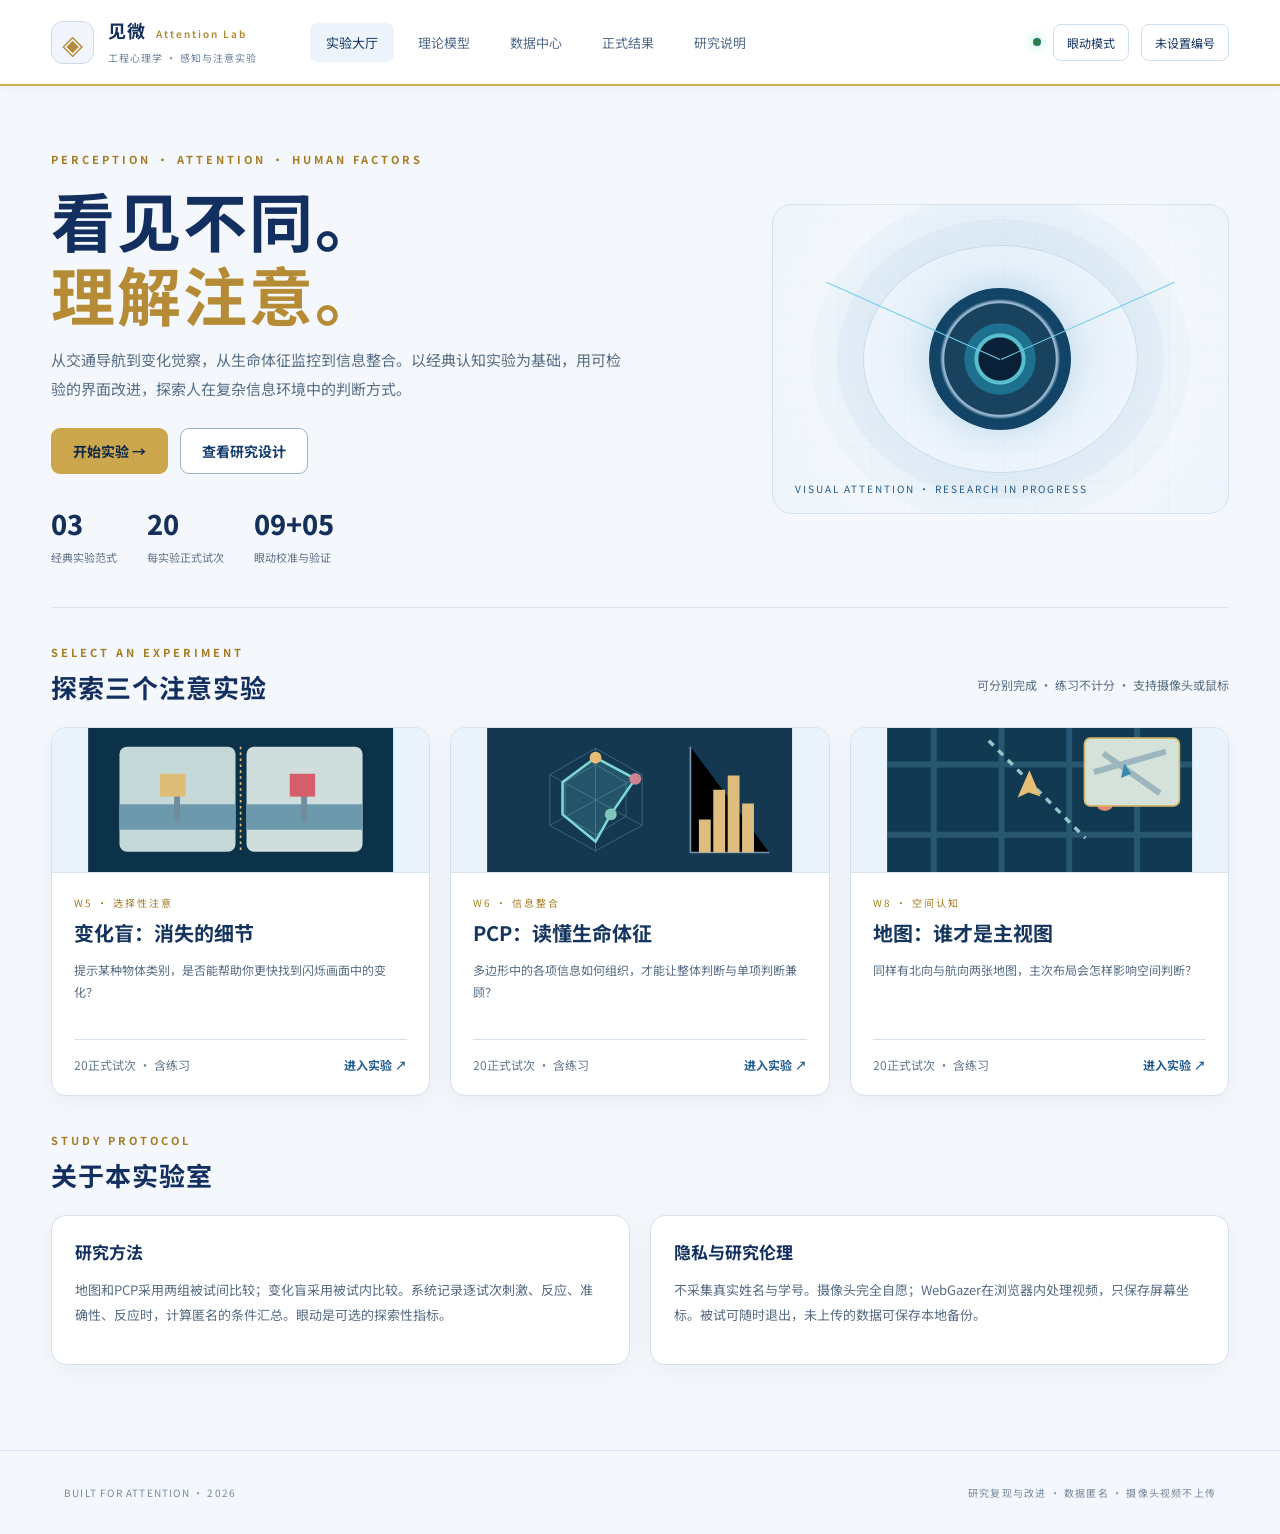
<file: index.html>
<!doctype html>
<html lang="zh-CN">
<head>
<meta charset="utf-8"><meta name="viewport" content="width=device-width,initial-scale=1">
<meta name="theme-color" content="#f4f7fb"><meta name="description" content="看见与判断：工程心理学注意实验室，包含地图定向、变化盲、PCP显示及自愿眼动校准。">
<title>见微 · 注意实验室 | W5–W8</title>
<link rel="stylesheet" href="./style.css">
</head>
<body>
<div id="app">
  <header class="topbar">
    <a class="brand" href="#" id="homeLink" aria-label="返回首页"><span class="brand-mark">◈</span><span><strong>见微 <em>Attention Lab</em></strong><small>工程心理学 · 感知与注意实验</small></span></a>
    <nav class="topnav" aria-label="主导航"><button type="button" class="navlink active" data-nav="home">实验大厅</button><button type="button" class="navlink" data-nav="models">理论模型</button><button type="button" class="navlink" data-nav="data">数据中心</button><a class="navlink" href="./analysis/results.html">正式结果</a><button type="button" class="navlink" data-nav="about">研究说明</button></nav>
    <div class="top-actions"><span class="online-dot" id="networkStatus" title="网络状态"></span><button class="mini-button" id="modeTop">眼动模式</button><button class="user-pill" id="personTop">未设置编号</button></div>
  </header>
  <main id="screen" tabindex="-1"></main>
  <footer class="site-footer"><span>BUILT FOR ATTENTION · 2026</span><span>研究复现与改进 · 数据匿名 · 摄像头视频不上传</span></footer>
</div>
<div id="toast" class="toast" role="status" aria-live="polite"></div>
<script src="./js/config.js" defer></script>
<script src="./js/utils.js" defer></script>
<script src="./js/gaze.js" defer></script>
<script src="./js/maps.js" defer></script>
<script src="./js/change.js" defer></script>
<script src="./js/pcp.js" defer></script>
<script src="./js/data.js" defer></script>
<script src="./js/app.js" defer></script>
</body>
</html>
</file>
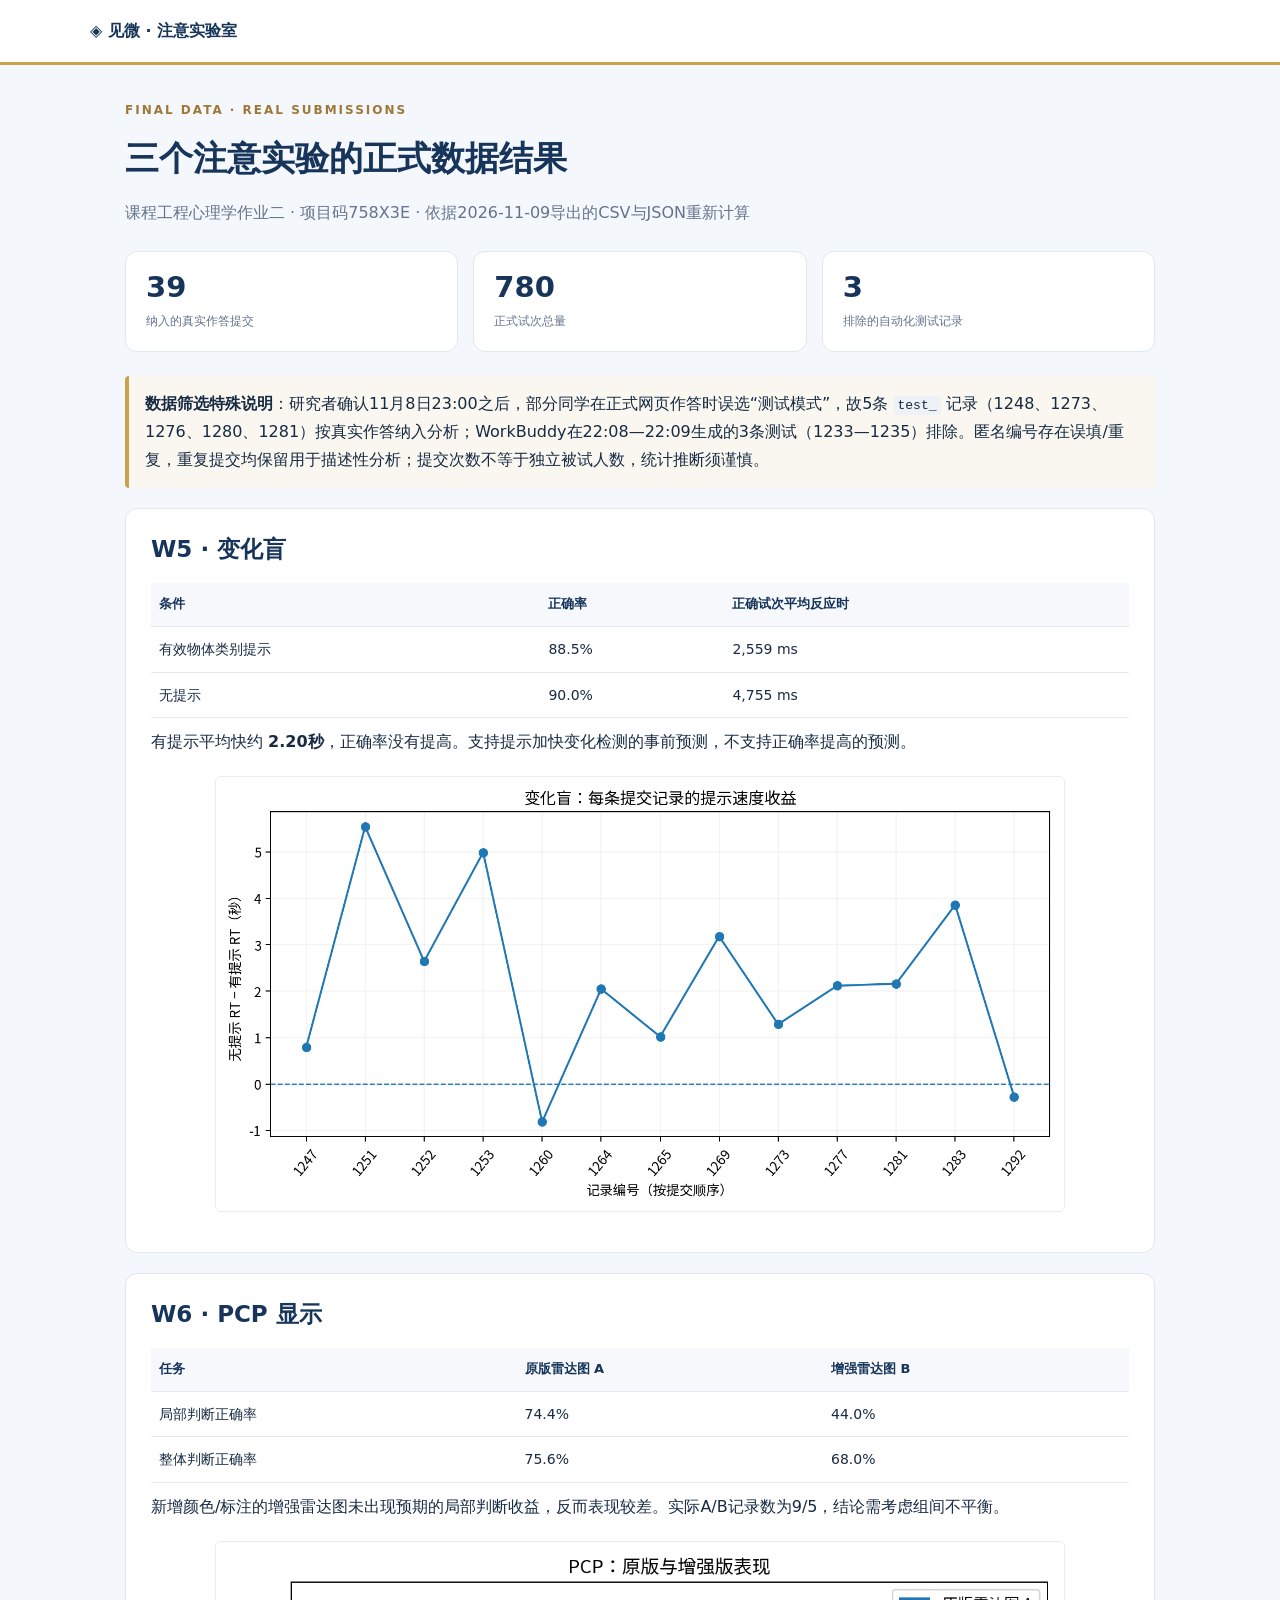
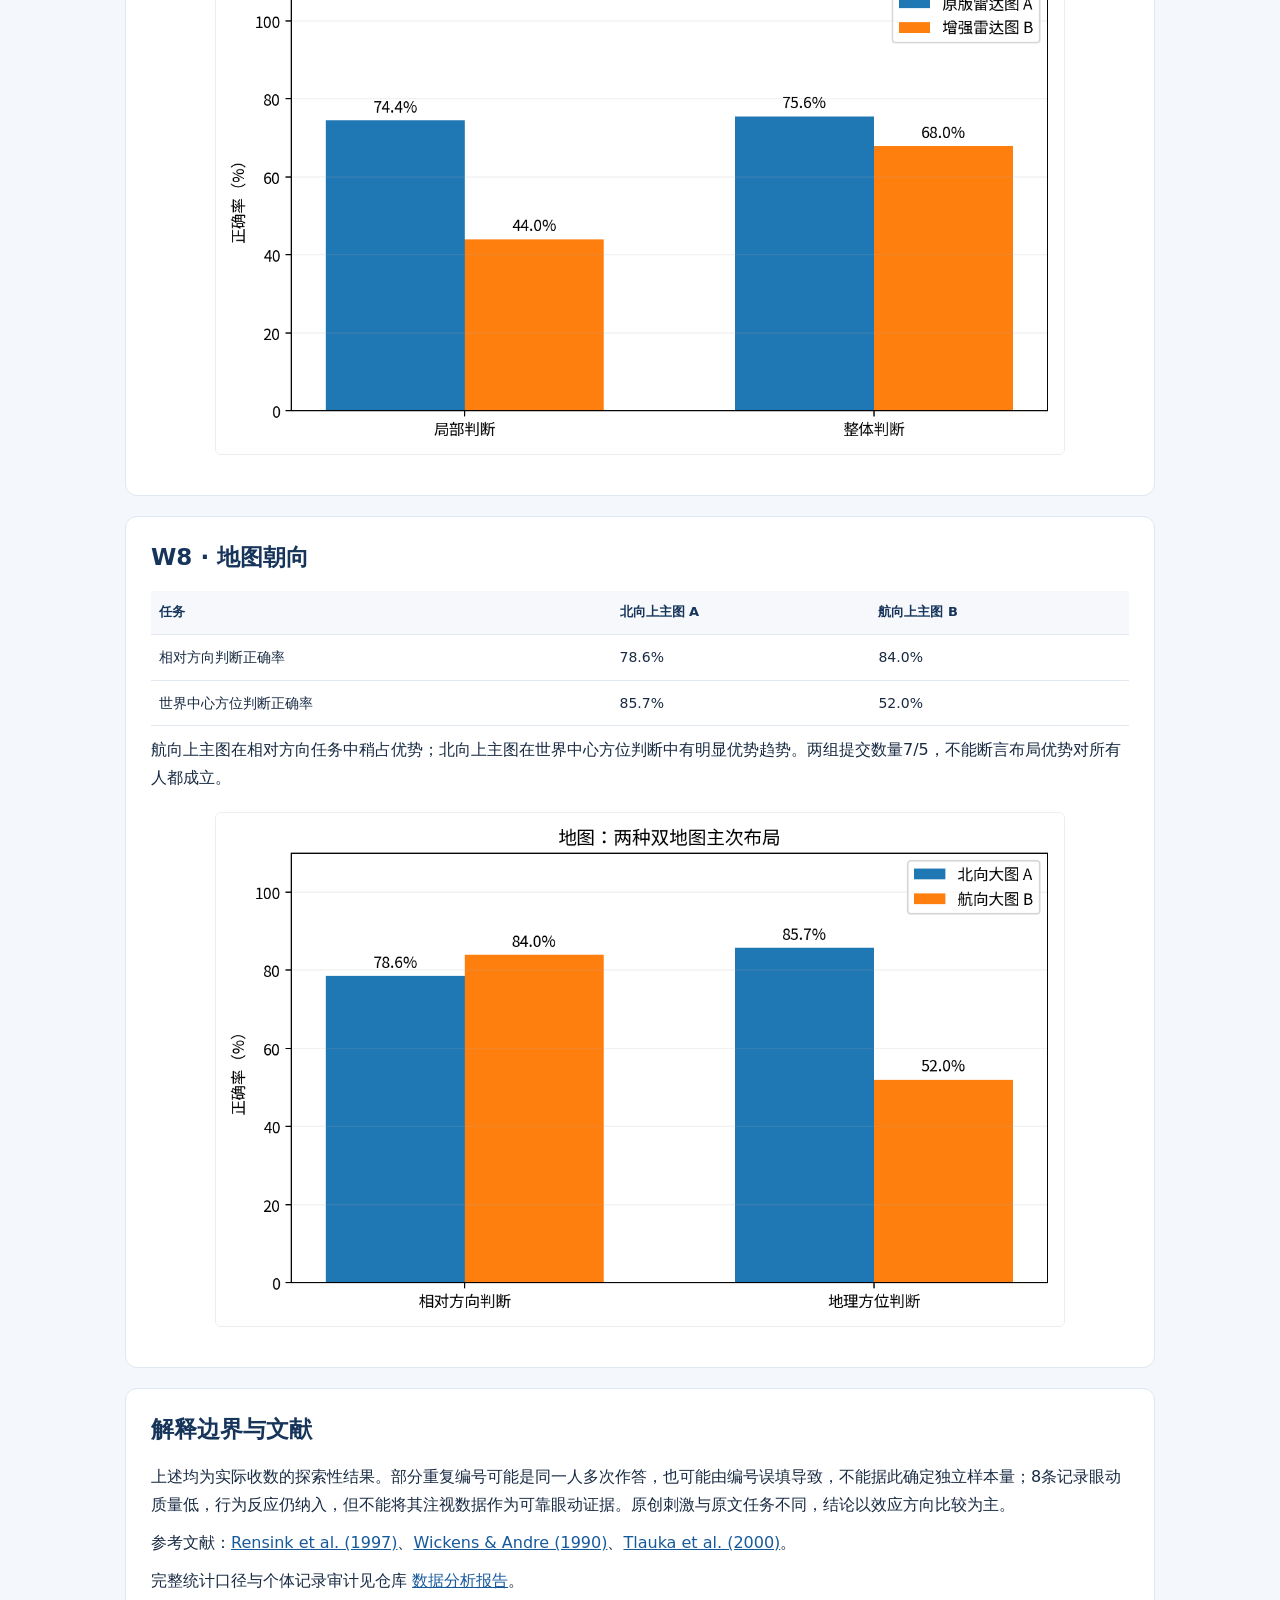
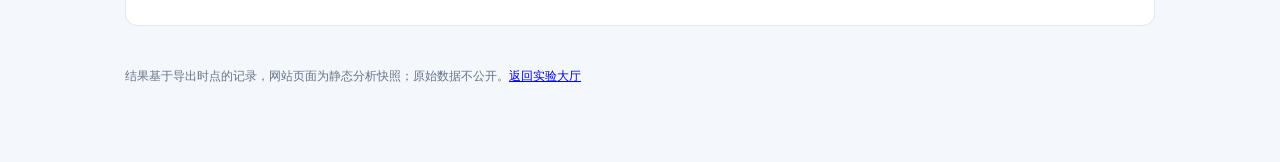
<file: analysis/results.html>
<!DOCTYPE html>
<html lang="zh-CN"><head><meta charset="utf-8"><meta name="viewport" content="width=device-width, initial-scale=1"><title>正式数据结果 | 见微·注意实验室</title>
<style>
:root{--ink:#17355b;--muted:#64748b;--gold:#c9a34b;--bg:#f4f7fb}*{box-sizing:border-box}body{margin:0;font-family:"Noto Sans SC","Microsoft YaHei",system-ui,sans-serif;background:var(--bg);color:#182b43;line-height:1.75}header{background:#fff;border-bottom:3px solid var(--gold);padding:17px max(24px,calc((100% - 1100px)/2))}header a{color:var(--ink);font-weight:700;text-decoration:none}.wrap{max-width:1080px;margin:auto;padding:35px 25px 75px}.eyebrow{font-size:12px;font-weight:700;color:#9e7838;letter-spacing:2px}h1{color:var(--ink);font-size:34px;margin:8px 0 5px}h2{font-size:23px;color:var(--ink);margin-top:36px}h3{color:var(--ink)}p{margin:10px 0}.lead{color:var(--muted)}.grid{display:grid;grid-template-columns:repeat(3,1fr);gap:15px;margin:24px 0}.card{background:#fff;border:1px solid #dfe7f1;border-radius:12px;padding:17px 20px}.card strong{display:block;font-size:29px;color:var(--ink);line-height:1.3}.card span{color:var(--muted);font-size:12px}.panel{background:#fff;border:1px solid #dfe7f1;border-radius:12px;padding:20px 25px;margin:20px 0}.panel h2{margin:0 0 14px}table{width:100%;border-collapse:collapse;font-size:14px}td,th{padding:10px 8px;border-bottom:1px solid #e1e8f1;text-align:left}th{color:var(--ink);font-size:13px;background:#f6f8fb}.note{background:#f9f7f0;border-left:4px solid var(--gold);padding:14px 16px;border-radius:4px;margin:16px 0}.muted{color:var(--muted)}img.chart{display:block;width:100%;max-width:850px;margin:20px auto;border:1px solid #e8edf2;border-radius:6px}.links a{color:#175a9c}footer{font-size:12px;color:var(--muted);margin-top:40px}code{background:#eef2f6;border-radius:3px;padding:2px 4px}@media(max-width:620px){.grid{grid-template-columns:1fr}h1{font-size:27px}.wrap{padding:24px 15px}table{font-size:12px}}
</style></head><body>
<header><a href="../index.html">◈ 见微 · 注意实验室</a></header>
<div class="wrap"><div class="eyebrow">FINAL DATA · REAL SUBMISSIONS</div><h1>三个注意实验的正式数据结果</h1><p class="lead">课程工程心理学作业二 · 项目码758X3E · 依据2026-11-09导出的CSV与JSON重新计算</p>
<div class="grid"><div class="card"><strong>39</strong><span>纳入的真实作答提交</span></div><div class="card"><strong>780</strong><span>正式试次总量</span></div><div class="card"><strong>3</strong><span>排除的自动化测试记录</span></div></div>
<div class="note"><b>数据筛选特殊说明</b>：研究者确认11月8日23:00之后，部分同学在正式网页作答时误选“测试模式”，故5条 <code>test_</code> 记录（1248、1273、1276、1280、1281）按真实作答纳入分析；WorkBuddy在22:08—22:09生成的3条测试（1233—1235）排除。匿名编号存在误填/重复，重复提交均保留用于描述性分析；提交次数不等于独立被试人数，统计推断须谨慎。</div>
<div class="panel"><h2>W5 · 变化盲</h2><table><thead><tr><th>条件</th><th>正确率</th><th>正确试次平均反应时</th></tr></thead><tbody><tr><td>有效物体类别提示</td><td>88.5%</td><td>2,559 ms</td></tr><tr><td>无提示</td><td>90.0%</td><td>4,755 ms</td></tr></tbody></table><p>有提示平均快约 <b>2.20秒</b>，正确率没有提高。支持提示加快变化检测的事前预测，不支持正确率提高的预测。</p><img class="chart" src="./assets/变化盲_各记录配对差值.png" alt="各次提交中有无提示的反应时差"></div>
<div class="panel"><h2>W6 · PCP 显示</h2><table><thead><tr><th>任务</th><th>原版雷达图 A</th><th>增强雷达图 B</th></tr></thead><tbody><tr><td>局部判断正确率</td><td>74.4%</td><td>44.0%</td></tr><tr><td>整体判断正确率</td><td>75.6%</td><td>68.0%</td></tr></tbody></table><p>新增颜色/标注的增强雷达图未出现预期的局部判断收益，反而表现较差。实际A/B记录数为9/5，结论需考虑组间不平衡。</p><img class="chart" src="./assets/PCP_正确率比较.png" alt="PCP显示两组在局部整体判断中的正确率"></div>
<div class="panel"><h2>W8 · 地图朝向</h2><table><thead><tr><th>任务</th><th>北向上主图 A</th><th>航向上主图 B</th></tr></thead><tbody><tr><td>相对方向判断正确率</td><td>78.6%</td><td>84.0%</td></tr><tr><td>世界中心方位判断正确率</td><td>85.7%</td><td>52.0%</td></tr></tbody></table><p>航向上主图在相对方向任务中稍占优势；北向上主图在世界中心方位判断中有明显优势趋势。两组提交数量7/5，不能断言布局优势对所有人都成立。</p><img class="chart" src="./assets/地图_正确率比较.png" alt="地图主图朝向条件在两类任务中的正确率"></div>
<div class="panel"><h2>解释边界与文献</h2><p>上述均为实际收数的探索性结果。部分重复编号可能是同一人多次作答，也可能由编号误填导致，不能据此确定独立样本量；8条记录眼动质量低，行为反应仍纳入，但不能将其注视数据作为可靠眼动证据。原创刺激与原文任务不同，结论以效应方向比较为主。</p><div class="links"><p>参考文献：<a href="https://doi.org/10.1111/j.1467-9280.1997.tb00427.x">Rensink et al. (1997)</a>、<a href="https://doi.org/10.1177/001872089003200105">Wickens &amp; Andre (1990)</a>、<a href="https://doi.org/10.1080/001401300404733">Tlauka et al. (2000)</a>。</p><p>完整统计口径与个体记录审计见仓库 <a href="https://github.com/BNU-EngPsy-Fall26/attention-lab-hw2/blob/main/analysis/数据分析报告_修订版.md">数据分析报告</a>。</p></div></div>
<footer>结果基于导出时点的记录，网站页面为静态分析快照；原始数据不公开。<a href="../index.html">返回实验大厅</a></footer>
</div></body></html>
</file>
<file: style.css>
@import url('https://fonts.googleapis.com/css2?family=Noto+Sans+SC:wght@400;500;600;700;800&display=swap');
:root{color-scheme:dark;--bg:#071423;--surface:#0e2236;--surface2:#122c42;--line:rgba(180,211,237,.15);--text:#eaf4ff;--muted:#a0b8cf;--gold:#e7bf76;--cyan:#66d7df;--blue:#74aafb;--green:#7ed6b7;--warn:#f0b268;--red:#ed8a8a;font-family:'Noto Sans SC','Microsoft Yahei',system-ui,sans-serif;font-synthesis:none}
*{box-sizing:border-box}body{margin:0;background:radial-gradient(circle at 8% 0%,#153756a0,transparent 35%),linear-gradient(180deg,#08182a 0%,#071321 100%);color:var(--text);min-height:100vh}button,input,select{font:inherit}button{cursor:pointer}a{color:inherit;text-decoration:none}button:focus-visible,input:focus-visible,select:focus-visible{outline:2px solid var(--gold);outline-offset:3px}canvas{display:block;max-width:100%;touch-action:manipulation}.topbar{display:flex;align-items:center;gap:34px;padding:17px clamp(18px,4vw,58px);border-bottom:1px solid var(--line);background:#08192df0;position:sticky;top:0;z-index:10;backdrop-filter:blur(18px)}.brand{display:flex;align-items:center;gap:14px;min-width:225px}.brand-mark{height:43px;width:43px;border:1px solid #d2b37b70;display:grid;place-items:center;color:var(--gold);border-radius:12px;font-size:27px;background:#253d5040}.brand strong{display:block;font-size:18px;font-weight:700;letter-spacing:1px}.brand em{font-size:10px;letter-spacing:2px;font-style:normal;color:var(--gold);margin-left:5px;font-weight:600}.brand small{font-size:10px;color:var(--muted);letter-spacing:1px}.topnav{display:flex;gap:8px;flex:1}.navlink{background:transparent;border:0;padding:10px 16px;color:var(--muted);font-size:13px;border-radius:8px}.navlink.active,.navlink:hover{color:var(--gold);background:#d3b77a13}.top-actions{display:flex;align-items:center;gap:12px}.online-dot{height:8px;width:8px;background:var(--green);border-radius:50%;box-shadow:0 0 12px #6bdebe}.online-dot.offline{background:var(--red);box-shadow:0 0 12px #ffaaaa}.mini-button,.user-pill{border:1px solid var(--line);color:var(--text);background:#142a3d;padding:9px 13px;border-radius:8px;font-size:12px}.user-pill{max-width:120px;overflow:hidden;text-overflow:ellipsis;white-space:nowrap}.site-footer{display:flex;justify-content:space-between;padding:34px 5vw;color:#6c899f;letter-spacing:1.2px;font-size:10px;border-top:1px solid var(--line)}main{max-width:1330px;margin:auto;min-height:calc(100vh - 170px);padding:42px clamp(18px,4vw,62px) 65px}.eyebrow{font-size:11px;letter-spacing:3px;text-transform:uppercase;font-weight:700;color:var(--gold)}.hero{display:grid;grid-template-columns:1.2fr .8fr;gap:36px;align-items:center;padding:23px 0 40px;border-bottom:1px solid var(--line)}.hero h1{font-size:clamp(38px,5vw,67px);line-height:1.15;letter-spacing:2px;font-weight:700;margin:16px 0}.hero h1 span{color:var(--gold)}.lead{line-height:1.9;max-width:570px;color:var(--muted);font-size:15px}.hero-buttons{display:flex;flex-wrap:wrap;gap:12px;margin-top:25px}.btn{border:1px solid transparent;border-radius:9px;background:linear-gradient(135deg,#dfbd80,#b98f55);color:#0a1827;padding:12px 21px;font-size:14px;font-weight:700;min-height:43px;transition:transform .16s,filter .16s}.btn:hover{filter:brightness(1.1);transform:translateY(-1px)}.btn.secondary{background:#142b40;color:var(--text);border-color:#59748970}.btn.ghost{background:transparent;color:var(--muted);border-color:var(--line)}.btn.danger{color:#ffb6b6;border-color:#963e4b;background:#4d1c27}.btn:disabled{opacity:.45;cursor:not-allowed;transform:none}.stat-line{display:flex;gap:30px;margin-top:30px}.stat strong{font-weight:800;font-size:27px;display:block}.stat span{font-size:11px;color:var(--muted)}.hero-art{position:relative;height:310px;border:1px solid #799ec52d;border-radius:20px;overflow:hidden;background:radial-gradient(circle at 50% 45%,#23506d80,#0c2339 60%,#071321)}.hero-art:before{content:'';position:absolute;inset:0;background:repeating-linear-gradient(0deg,transparent 0 32px,#73b2ce10 33px),repeating-linear-gradient(90deg,transparent 0 32px,#73b2ce10 33px)}.hero-art .ring{position:absolute;inset:40px 90px;border:1px solid #96c9e24d;border-radius:50%;box-shadow:0 0 0 26px #93c9dd0b,0 0 0 52px #93c9dd09}.hero-art .iris{position:absolute;top:50%;left:50%;transform:translate(-50%,-50%);width:142px;height:142px;background:radial-gradient(circle,#092036 0 21%,#58bdcc 22% 25%,#1d718f 26% 35%,#19425f 36% 55%,#96b6d0 56% 57%,#124467 60%);border-radius:50%;box-shadow:0 0 38px #2ca2b75e}.hero-art .line{position:absolute;width:190px;top:50%;height:1px;background:#72cfe8;transform-origin:right center}.hero-art .line.one{left:8%;transform:rotate(24deg)}.hero-art .line.two{right:8%;transform-origin:left;transform:rotate(-24deg)}.hero-art .art-label{position:absolute;bottom:17px;left:22px;font-size:10px;letter-spacing:2px;color:#8bc9dd}.section-head{margin:36px 0 22px;display:flex;justify-content:space-between;align-items:end}.section-head h2{margin:8px 0 0;font-size:26px;letter-spacing:1px}.section-head p{color:var(--muted);font-size:12px}.card-grid{display:grid;grid-template-columns:repeat(3,minmax(0,1fr));gap:20px}.experiment-card,.panel{background:linear-gradient(148deg,#11283e,#0b1d2f);border:1px solid var(--line);border-radius:15px;overflow:hidden}.experiment-card{transition:transform .2s,border-color .2s}.experiment-card:hover{transform:translateY(-3px);border-color:#e7bf766d}.card-visual{height:145px;position:relative;background:linear-gradient(140deg,#163955,#10273c);overflow:hidden;border-bottom:1px solid #ffffff12}.card-visual svg{width:100%;height:100%}.card-body{padding:22px}.card-tag{color:var(--gold);font-size:10px;letter-spacing:2px}.card-body h3{margin:8px 0;font-size:20px}.card-body p{font-size:12px;line-height:1.85;color:var(--muted);min-height:65px}.card-foot{display:flex;justify-content:space-between;align-items:center;padding-top:16px;margin-top:15px;border-top:1px solid var(--line);font-size:12px;color:var(--muted)}.card-foot a{color:var(--gold);font-weight:700}.chip{display:inline-flex;border:1px solid #b1d3e330;border-radius:20px;padding:5px 10px;color:#b9d8e2;font-size:11px}.two-cols{display:grid;grid-template-columns:1fr 1fr;gap:20px}.panel{padding:23px;margin-bottom:20px}.panel h3{margin:0 0 14px;font-size:17px}.panel p{line-height:1.9;color:var(--muted);font-size:13px}.callout{border-left:3px solid var(--gold);background:#d4b97c0a;padding:14px 16px;border-radius:0 8px 8px 0;font-size:13px;color:#d5e6f5;line-height:1.9}.form-grid{display:grid;grid-template-columns:repeat(2,minmax(0,1fr));gap:15px}.field{display:flex;flex-direction:column;gap:8px;font-size:12px;color:#c1d8e8}.field input,.field select,.field textarea{width:100%;border:1px solid #7899af59;background:#071b2e;color:var(--text);padding:12px;border-radius:8px;outline:none}.field input:focus,.field select:focus{border-color:var(--gold)}.field.full{grid-column:1/-1}.small{font-size:12px;color:var(--muted)}.muted{color:var(--muted)}.notice{padding:14px 16px;background:#d3ad6f13;border:1px solid #d3ad6f40;border-radius:9px;color:#ebd0a4;font-size:12px;line-height:1.8}.notice.error{background:#d65e6417;border-color:#db63665a;color:#ffb6b6}.notice.ok{background:#4ea89012;border-color:#55b69c66;color:#a4eed4}.checkbox-line{display:flex;gap:11px;align-items:flex-start;line-height:1.9;font-size:13px;color:#d6e3ed}.checkbox-line input{margin-top:5px;accent-color:#e3be78}.banner{padding:20px 23px;border:1px solid #c5a66c54;border-radius:12px;background:linear-gradient(90deg,#1b2e3f,#122739)}.banner b{color:var(--gold)}.steps{display:flex;gap:8px;align-items:center;margin:20px 0 25px}.step{height:4px;flex:1;background:#204157;border-radius:99px}.step.done{background:var(--gold)}.task-shell{max-width:1080px;margin:auto}.task-header{display:flex;gap:12px;align-items:center;justify-content:space-between;margin-bottom:16px;flex-wrap:wrap}.task-header h2{margin:8px 0 0;font-size:24px}.task-status{display:flex;gap:10px;align-items:center;color:var(--muted);font-size:12px}.task-stage{background:#09192a;border:1px solid #7190a345;border-radius:14px;overflow:hidden;position:relative;min-height:365px;display:flex;align-items:center;justify-content:center;flex-direction:column}.task-stage.light{background:#e8f0f3;color:#10253c}.task-stage>canvas{width:min(100%,960px);height:auto}.fixcross{font-size:62px;font-weight:300;color:#d9eaf5}.cue{margin:12px auto;text-align:center;padding:22px 30px;background:#132f44;border:1px solid var(--line);border-radius:13px;max-width:650px}.cue strong{font-size:20px;color:var(--gold)}.stage-overlay{position:absolute;inset:0;pointer-events:none;z-index:2;opacity:.78;background:radial-gradient(circle 115px at var(--mx,50%) var(--my,50%),transparent 0%,transparent 90px,#071626c9 117px,#071626ed 220px)}.stage-overlay.hidden{display:none}.hud{display:flex;gap:10px;justify-content:space-between;align-items:center;margin-top:12px;flex-wrap:wrap;font-size:12px;color:var(--muted)}.kbd{background:#19344a;border:1px solid #6185a050;padding:5px 9px;border-radius:6px;color:#d8edff}.stimulus-cover{width:100%;min-height:380px;display:grid;place-items:center}.response-buttons{display:flex;gap:12px;flex-wrap:wrap;align-items:center;justify-content:center;margin-top:15px}.response-buttons .btn{min-width:86px}.progress-rail{height:5px;border-radius:5px;background:#244157;overflow:hidden;margin:13px 0}.progress-rail>div{height:100%;background:var(--gold);transition:width .25s}.trial-hint{font-size:12px;color:var(--gold);margin:10px 0}.caption-box{font-size:12px;color:#aac5d4;text-align:center;margin:12px 0}.result-metrics{display:grid;grid-template-columns:repeat(3,1fr);gap:14px;margin-bottom:18px}.metric{background:#122d42;border:1px solid var(--line);padding:16px;border-radius:11px}.metric span{display:block;font-size:11px;color:var(--muted)}.metric b{display:block;font-size:25px;margin-top:5px;color:#f3dfb3}.bar-chart{margin:20px 0}.bar-row{display:grid;grid-template-columns:135px 1fr 85px;align-items:center;gap:12px;margin:11px 0;font-size:12px}.bar-track{background:#1c394d;border-radius:5px;height:12px;overflow:hidden}.bar-fill{height:100%;background:linear-gradient(90deg,#478dba,#7ddad1)}.bar-fill.alt{background:linear-gradient(90deg,#a68c53,#ebc481)}.data-table{border-collapse:collapse;width:100%;font-size:12px;margin:14px 0}.data-table th,.data-table td{border-bottom:1px solid var(--line);padding:11px 8px;text-align:left}.data-table th{color:#efc783;font-size:12px;font-weight:600}.data-table td{color:#cfdfeb}.row-actions{display:flex;gap:10px;flex-wrap:wrap;margin:15px 0}.gaze-matrix{height:260px;background:#e1ebf1;border-radius:10px;position:relative;overflow:hidden}.gaze-matrix canvas{height:100%;width:100%;object-fit:contain}.toast{position:fixed;bottom:26px;left:50%;transform:translate(-50%,20px);padding:13px 22px;background:#233e54;border:1px solid #8eb0c45c;border-radius:9px;box-shadow:0 10px 40px #010a15;color:#f6e8c9;z-index:100;opacity:0;pointer-events:none;transition:.25s;max-width:85vw}.toast.show{opacity:1;transform:translate(-50%,0)}.calibration-overlay{position:fixed;inset:0;z-index:50;background:#071320f7;display:flex;flex-direction:column;align-items:center;justify-content:center}.calibration-note{position:absolute;top:35px;left:5%;right:5%;text-align:center;color:#d6e6f3}.calibration-dot{position:absolute;transform:translate(-50%,-50%);width:44px;height:44px;border-radius:50%;border:5px solid #f3d199;background:#d7a750;box-shadow:0 0 0 12px #e1bd6f1a,0 0 55px #ffd87b55;color:#092032;display:grid;place-items:center;font-weight:800;z-index:5}.calibration-dot:focus-visible{outline:4px solid white}.calibration-dot.read-only{pointer-events:none}.calibration-meter{position:absolute;bottom:36px;font-size:14px;color:#afcee2}.calibration-exit{position:absolute;right:24px;top:20px;z-index:3}.hidden{display:none!important}.model-grid{display:grid;grid-template-columns:repeat(3,minmax(0,1fr));gap:15px}.model-grid .panel{margin:0}.model-icon{font-size:32px;color:var(--gold)}.loading-spinner{width:36px;height:36px;border:3px solid #526e81;border-top-color:var(--gold);border-radius:50%;animation:spin .8s linear infinite;margin:12px auto}@keyframes spin{to{transform:rotate(360deg)}}
@media(max-width:960px){.topbar{gap:15px;flex-wrap:wrap}.topnav{order:3;width:100%;justify-content:space-between}.navlink{padding:8px}.hero{grid-template-columns:1fr}.hero-art{height:220px}.card-grid{grid-template-columns:1fr 1fr}.model-grid{grid-template-columns:1fr}.two-cols{grid-template-columns:1fr}.top-actions{margin-left:auto}}@media(max-width:610px){main{padding:22px 15px 40px}.card-grid{grid-template-columns:1fr}.form-grid{grid-template-columns:1fr}.topbar{padding:10px 15px}.brand{min-width:unset}.brand small,.brand em{display:none}.top-actions{gap:6px}.mini-button,.user-pill{padding:7px}.result-metrics{grid-template-columns:1fr 1fr}.hero h1{font-size:40px}.site-footer{flex-direction:column;gap:10px}.task-stage{min-height:220px}.task-shell{padding:0}.bar-row{grid-template-columns:95px 1fr 56px}.model-grid{grid-template-columns:1fr}}


/* ===== v2 亮色主题：参照课程注意实验室的白底 / 深蓝字 / 金色点缀 =====
   只更改视觉表现，不改动任何实验条件、计时、数据和交互逻辑。 */
:root{
  color-scheme:light;
  --bg:#f4f7fb;
  --surface:#ffffff;
  --surface2:#f0f5fa;
  --line:#d5e0ed;
  --text:#132f5a;
  --muted:#60728a;
  --gold:#bb9039;
  --cyan:#217fa0;
  --blue:#1c5c9d;
  --green:#297c4e;
  --warn:#a56f17;
  --red:#ae3943;
}
html{background:#f4f7fb}
body{background:#f4f7fb;color:var(--text)}
.topbar{background:#ffffffed;border-bottom:2px solid #d1aa4c;box-shadow:0 2px 12px #17395a0b;backdrop-filter:blur(14px)}
.brand-mark{background:#f2f6fc;border-color:#c9dbed;color:#b48b39}
.brand em{color:#b18733}
.brand small{color:#687f9c}
.navlink{color:#526b8b}
.navlink.active,.navlink:hover{color:#123465;background:#edf3fa}
.mini-button,.user-pill{background:#fff;color:#183965;border-color:#d0dfed}
.site-footer{background:#f4f7fb;color:#778aa0;border-color:#d8e2ec}
.eyebrow,.card-tag{color:#a67d25}
.hero{border-color:#d8e3ef}
.hero h1,.section-head h2,.task-header h2,.panel h3{color:#122f60}
.hero h1 span{color:#b58b36}
.lead,.section-head p,.card-body p,.panel p{color:#566d85}
.hero-art{background:radial-gradient(circle at 50% 45%,#d9e9f7,#f4f8fd 62%,#edf4fb);border-color:#d4e2ef}
.hero-art:before{background:repeating-linear-gradient(0deg,transparent 0 32px,#6599c111 33px),repeating-linear-gradient(90deg,transparent 0 32px,#6599c111 33px)}
.hero-art .ring{border-color:#8cb5d260;box-shadow:0 0 0 26px #92b7d218,0 0 0 52px #92b7d212}
.hero-art .iris{box-shadow:0 0 30px #2388ae30}
.hero-art .art-label{color:#285b82}
.btn{background:#cba64d;color:#102949}
.btn:hover{filter:brightness(1.04)}
.btn.secondary{background:#fff;color:#123d6d;border:1px solid #9eb5ce}
.btn.ghost{background:#fff;color:#496582;border:1px solid #bdcddd}
.btn.danger{background:#fff2f2;color:#a23445;border:1px solid #e1b6ba}
.experiment-card,.panel{background:#fff;border:1px solid #d5e0ed;box-shadow:0 6px 24px #1b48700b}
.experiment-card:hover{border-color:#c5a14d;box-shadow:0 10px 28px #1b48701a}
.card-visual{background:#eaf3fb;border-color:#d8e5f0}
.card-body h3{color:#16355e}
.card-foot{color:#63778d}
.card-foot a{color:#225d91}
.chip{border-color:#cbdcea;background:#f1f6fb;color:#325c81}
.callout{background:#fcf8e9;color:#40536b;border-left-color:#caa345}
.field{color:#24486d}
.field input,.field select,.field textarea{background:#fff;color:#173456;border:1px solid #cbd8e6}
.field input::placeholder,.field textarea::placeholder{color:#8794a5}
.notice{background:#fff9e8;color:#725a23;border-color:#e8d39a}
.notice.error{background:#fff2f2;color:#a43440;border-color:#e5b6ba}
.notice.ok{background:#eff9f3;color:#1d6943;border-color:#a9d6bf}
.checkbox-line{color:#385572}
.banner{background:#f8fafd;border-color:#d9c58d;color:#1a3858}
.banner b{color:#9c7420}
.step{background:#dbe7f1}
.step.done,.progress-rail>div{background:#c9a148}
.task-stage{background:#f4f8fc;color:#17385a;border-color:#cbddec}
.task-stage.light{background:#eef4f8;color:#17385a}
.fixcross{color:#193b63}
.cue{background:#fff;border-color:#d6e2ef;color:#173a60}
.cue strong{color:#a57c2f}
.stage-overlay{background:radial-gradient(circle 115px at var(--mx,50%) var(--my,50%),transparent 0%,transparent 90px,#dbe5f1bf 117px,#dbe5f1ec 220px)}
.hud,.task-status{color:#5a708a}
.kbd{background:#eaf2f9;border-color:#b9ccde;color:#1b527e}
.progress-rail{background:#dae7f2}
.trial-hint{color:#a77d26}
.caption-box{color:#607b92}
.metric{background:#f5f8fc;border-color:#d8e4ef}
.metric b{color:#123e70}
.bar-track{background:#dce7f0}
.data-table th{color:#244c75}
.data-table td{color:#35536f}
.gaze-matrix{background:#eff5fa}
.toast{background:#fff;color:#204566;border-color:#bfd0df;box-shadow:0 10px 36px #1d41602c}
.calibration-overlay{background:#f4f7fbfa;color:#173456}
.calibration-note,.calibration-meter{color:#28466b}
.model-icon{color:#a9822d}
.loading-spinner{border-color:#bed0df;border-top-color:#c49b43}
</file>
